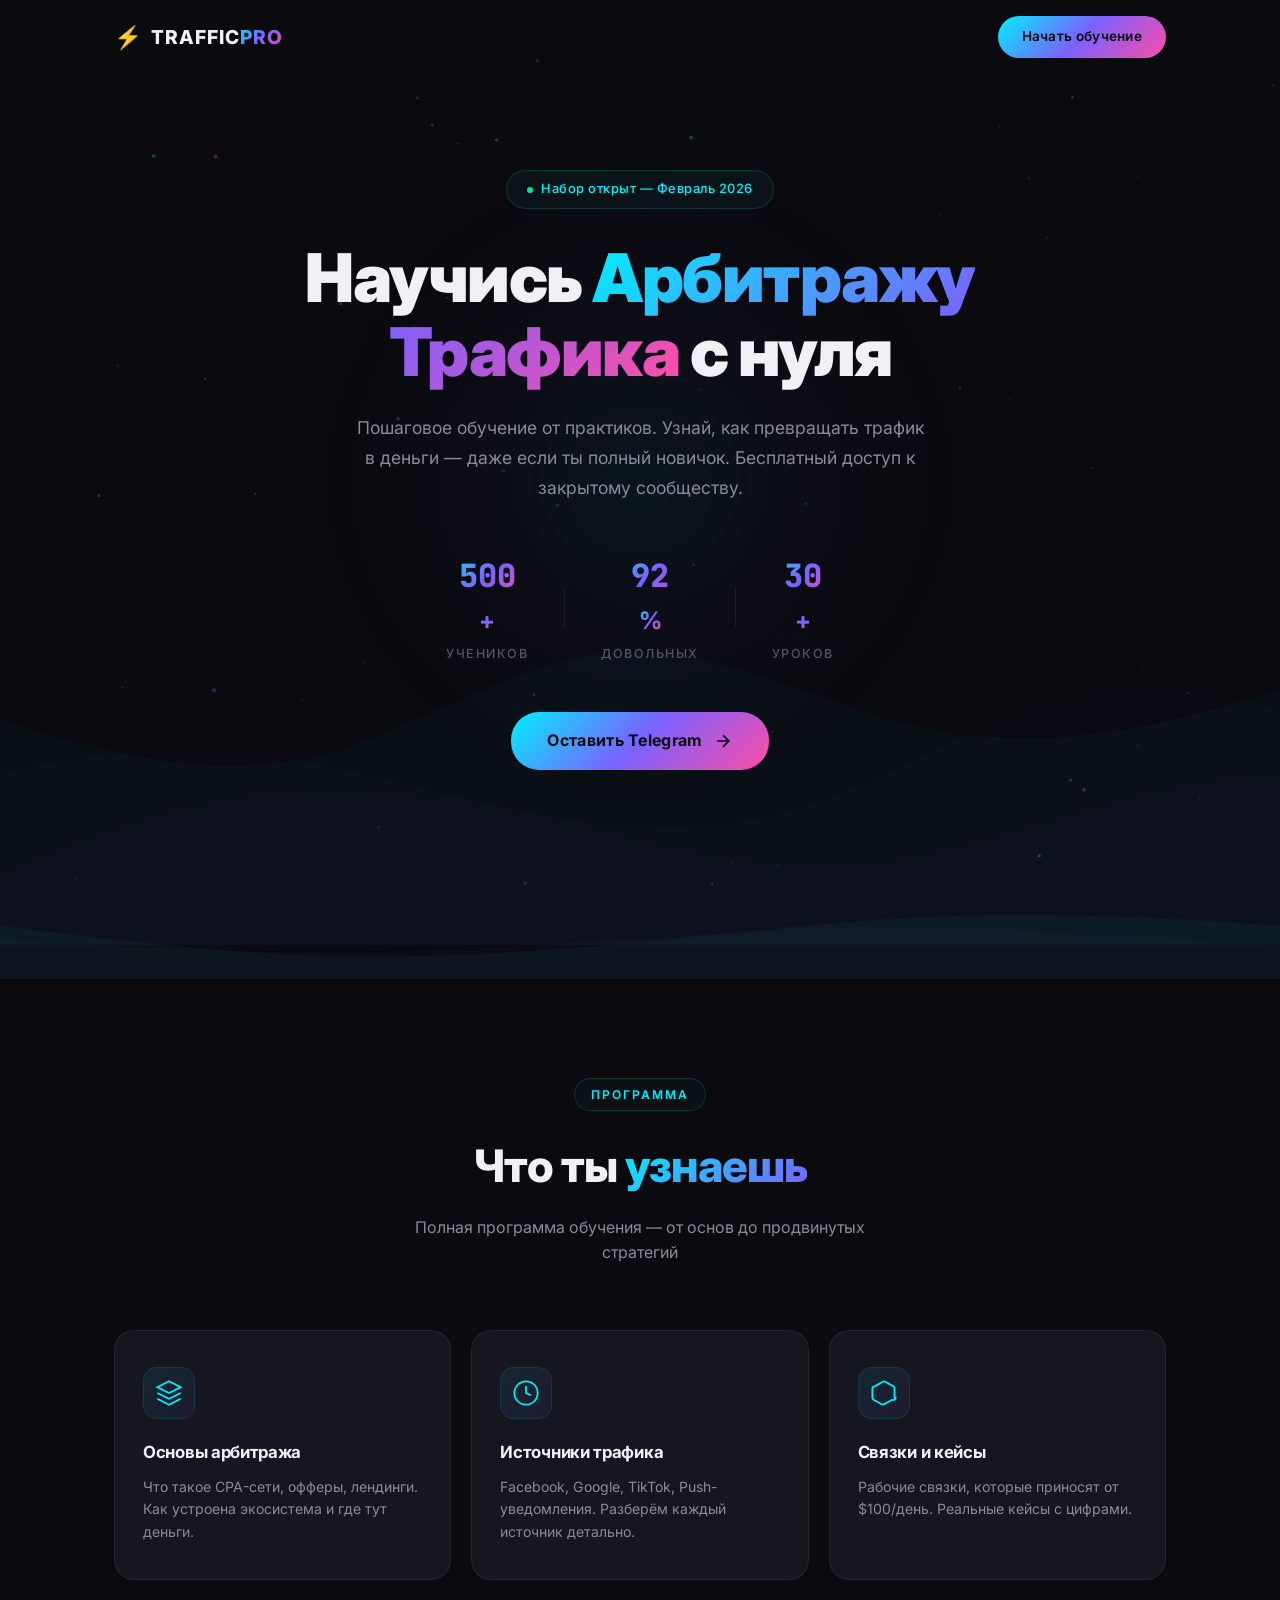
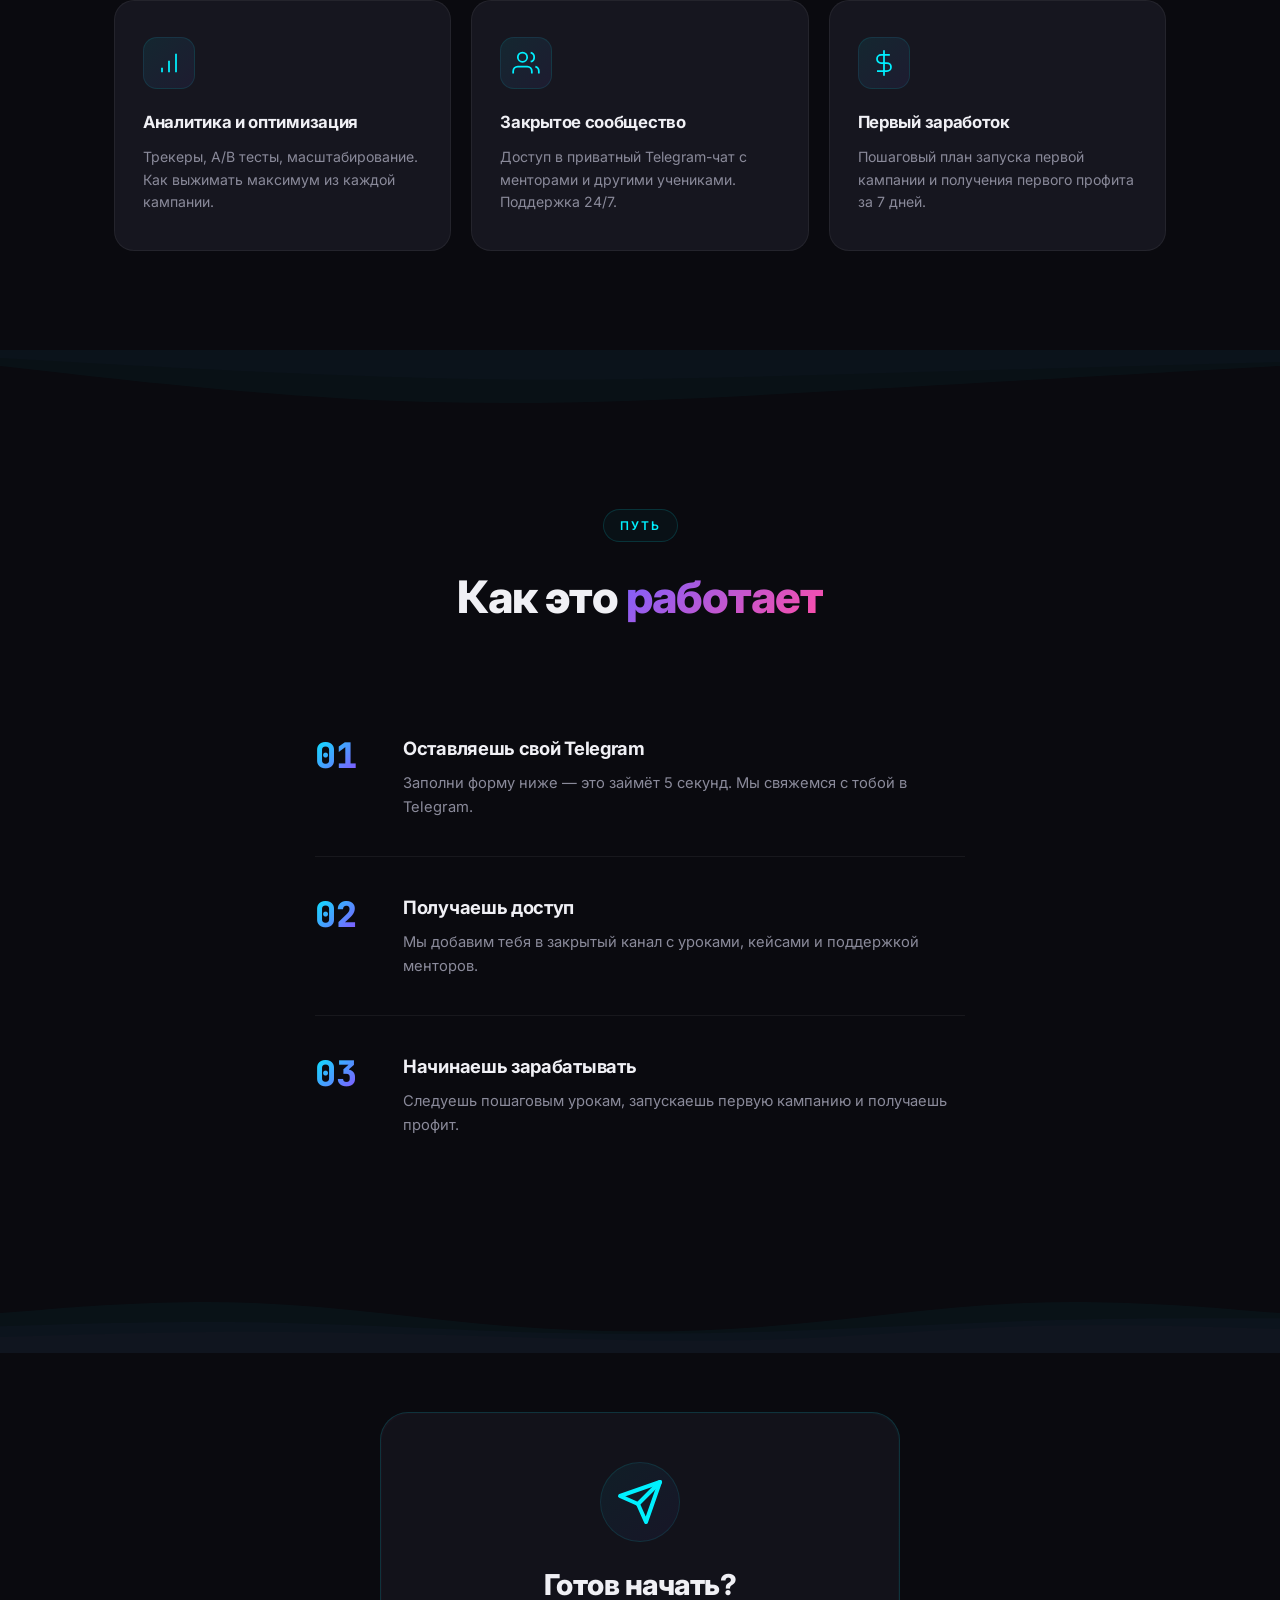
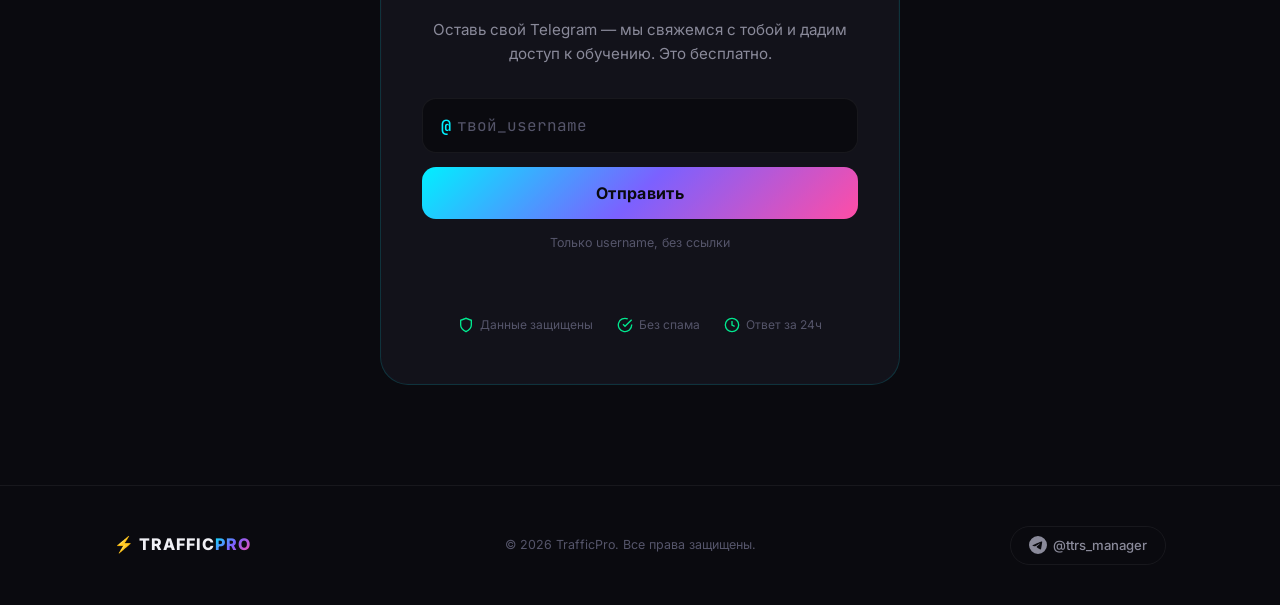
<file: index.html>
<!DOCTYPE html>
<html lang="ru">

<head>
    <meta charset="UTF-8">
    <meta name="viewport" content="width=device-width, initial-scale=1.0">
    <title>Арбитраж Трафика — Научись зарабатывать</title>
    <meta name="description"
        content="Бесплатное обучение арбитражу трафика. Оставь свой Telegram и получи доступ к закрытому сообществу.">
    <link rel="preconnect" href="https://fonts.googleapis.com">
    <link rel="preconnect" href="https://fonts.gstatic.com" crossorigin>
    <link
        href="https://fonts.googleapis.com/css2?family=Inter:wght@300;400;500;600;700;800;900&family=JetBrains+Mono:wght@400;700&display=swap"
        rel="stylesheet">
    <link rel="stylesheet" href="styles.css">
</head>

<body>
    <!-- Animated Background Particles -->
    <canvas id="particles-canvas"></canvas>

    <!-- Animated Wave Background (Hero) -->
    <div class="wave-bg wave-bg-hero">
        <svg class="wave wave-1" viewBox="0 0 1440 320" preserveAspectRatio="none">
            <path fill="rgba(0,240,255,0.03)"
                d="M0,160L48,170.7C96,181,192,203,288,186.7C384,171,480,117,576,112C672,107,768,149,864,165.3C960,181,1056,171,1152,149.3C1248,128,1344,96,1392,80L1440,64L1440,320L1392,320C1344,320,1248,320,1152,320C1056,320,960,320,864,320C768,320,672,320,576,320C480,320,384,320,288,320C192,320,96,320,48,320L0,320Z">
            </path>
        </svg>
        <svg class="wave wave-2" viewBox="0 0 1440 320" preserveAspectRatio="none">
            <path fill="rgba(123,97,255,0.025)"
                d="M0,224L48,213.3C96,203,192,181,288,181.3C384,181,480,203,576,218.7C672,235,768,245,864,224C960,203,1056,149,1152,138.7C1248,128,1344,160,1392,176L1440,192L1440,320L1392,320C1344,320,1248,320,1152,320C1056,320,960,320,864,320C768,320,672,320,576,320C480,320,384,320,288,320C192,320,96,320,48,320L0,320Z">
            </path>
        </svg>
        <svg class="wave wave-3" viewBox="0 0 1440 320" preserveAspectRatio="none">
            <path fill="rgba(255,77,166,0.015)"
                d="M0,288L48,272C96,256,192,224,288,213.3C384,203,480,213,576,229.3C672,245,768,267,864,261.3C960,256,1056,224,1152,208C1248,192,1344,192,1392,192L1440,192L1440,320L1392,320C1344,320,1248,320,1152,320C1056,320,960,320,864,320C768,320,672,320,576,320C480,320,384,320,288,320C192,320,96,320,48,320L0,320Z">
            </path>
        </svg>
    </div>

    <!-- Navigation -->
    <nav class="navbar" id="navbar">
        <div class="nav-container">
            <a href="#" class="nav-logo">
                <span class="logo-icon">⚡</span>
                <span class="logo-text">TRAFFIC<span class="accent">PRO</span></span>
            </a>
            <a href="#lead-form" class="nav-cta">Начать обучение</a>
        </div>
    </nav>

    <!-- Hero Section -->
    <section class="hero" id="hero">
        <div class="hero-content">
            <div class="hero-badge animate-on-scroll">
                <span class="badge-dot"></span>
                Набор открыт — Февраль 2026
            </div>
            <h1 class="hero-title animate-on-scroll">
                Научись <span class="gradient-text">Арбитражу</span><br>
                <span class="gradient-text-2">Трафика</span> с нуля
            </h1>
            <p class="hero-subtitle animate-on-scroll">
                Пошаговое обучение от практиков. Узнай, как превращать трафик в деньги —
                даже если ты полный новичок. Бесплатный доступ к закрытому сообществу.
            </p>
            <div class="hero-stats animate-on-scroll">
                <div class="stat-item">
                    <span class="stat-number" data-count="500">0</span><span class="stat-suffix">+</span>
                    <span class="stat-label">Учеников</span>
                </div>
                <div class="stat-divider"></div>
                <div class="stat-item">
                    <span class="stat-number" data-count="92">0</span><span class="stat-suffix">%</span>
                    <span class="stat-label">Довольных</span>
                </div>
                <div class="stat-divider"></div>
                <div class="stat-item">
                    <span class="stat-number" data-count="30">0</span><span class="stat-suffix">+</span>
                    <span class="stat-label">Уроков</span>
                </div>
            </div>
            <a href="#lead-form" class="hero-cta animate-on-scroll">
                <span>Оставить Telegram</span>
                <svg width="20" height="20" viewBox="0 0 24 24" fill="none" stroke="currentColor" stroke-width="2">
                    <path d="M5 12h14M12 5l7 7-7 7" />
                </svg>
            </a>
        </div>
        <div class="hero-glow"></div>
    </section>

    <!-- Wave Divider: Hero → Features -->
    <div class="wave-divider">
        <svg viewBox="0 0 1440 120" preserveAspectRatio="none">
            <path fill="rgba(0,240,255,0.04)"
                d="M0,40L60,50C120,60,240,80,360,85C480,90,600,80,720,65C840,50,960,30,1080,25C1200,20,1320,30,1380,35L1440,40L1440,120L0,120Z" />
            <path fill="rgba(123,97,255,0.03)"
                d="M0,60L60,65C120,70,240,80,360,80C480,80,600,70,720,60C840,50,960,40,1080,45C1200,50,1320,60,1380,65L1440,70L1440,120L0,120Z" />
        </svg>
    </div>

    <!-- What You'll Learn Section -->
    <section class="features" id="features">
        <div class="container">
            <div class="section-header animate-on-scroll">
                <span class="section-tag">Программа</span>
                <h2 class="section-title">Что ты <span class="gradient-text">узнаешь</span></h2>
                <p class="section-desc">Полная программа обучения — от основ до продвинутых стратегий</p>
            </div>
            <div class="features-grid">
                <div class="feature-card animate-on-scroll" data-delay="0">
                    <div class="feature-icon">
                        <svg width="28" height="28" viewBox="0 0 24 24" fill="none" stroke="currentColor"
                            stroke-width="1.5">
                            <path d="M12 2L2 7l10 5 10-5-10-5zM2 17l10 5 10-5M2 12l10 5 10-5" />
                        </svg>
                    </div>
                    <h3>Основы арбитража</h3>
                    <p>Что такое CPA-сети, офферы, лендинги. Как устроена экосистема и где тут деньги.</p>
                </div>
                <div class="feature-card animate-on-scroll" data-delay="100">
                    <div class="feature-icon">
                        <svg width="28" height="28" viewBox="0 0 24 24" fill="none" stroke="currentColor"
                            stroke-width="1.5">
                            <circle cx="12" cy="12" r="10" />
                            <path d="M12 6v6l4 2" />
                        </svg>
                    </div>
                    <h3>Источники трафика</h3>
                    <p>Facebook, Google, TikTok, Push-уведомления. Разберём каждый источник детально.</p>
                </div>
                <div class="feature-card animate-on-scroll" data-delay="200">
                    <div class="feature-icon">
                        <svg width="28" height="28" viewBox="0 0 24 24" fill="none" stroke="currentColor"
                            stroke-width="1.5">
                            <path
                                d="M21 16V8a2 2 0 00-1-1.73l-7-4a2 2 0 00-2 0l-7 4A2 2 0 002 8v8a2 2 0 001 1.73l7 4a2 2 0 002 0l7-4A2 2 0 0022 16z" />
                        </svg>
                    </div>
                    <h3>Связки и кейсы</h3>
                    <p>Рабочие связки, которые приносят от $100/день. Реальные кейсы с цифрами.</p>
                </div>
                <div class="feature-card animate-on-scroll" data-delay="300">
                    <div class="feature-icon">
                        <svg width="28" height="28" viewBox="0 0 24 24" fill="none" stroke="currentColor"
                            stroke-width="1.5">
                            <path d="M12 20V10M18 20V4M6 20v-4" />
                        </svg>
                    </div>
                    <h3>Аналитика и оптимизация</h3>
                    <p>Трекеры, A/B тесты, масштабирование. Как выжимать максимум из каждой кампании.</p>
                </div>
                <div class="feature-card animate-on-scroll" data-delay="400">
                    <div class="feature-icon">
                        <svg width="28" height="28" viewBox="0 0 24 24" fill="none" stroke="currentColor"
                            stroke-width="1.5">
                            <path d="M17 21v-2a4 4 0 00-4-4H5a4 4 0 00-4 4v2" />
                            <circle cx="9" cy="7" r="4" />
                            <path d="M23 21v-2a4 4 0 00-3-3.87M16 3.13a4 4 0 010 7.75" />
                        </svg>
                    </div>
                    <h3>Закрытое сообщество</h3>
                    <p>Доступ в приватный Telegram-чат с менторами и другими учениками. Поддержка 24/7.</p>
                </div>
                <div class="feature-card animate-on-scroll" data-delay="500">
                    <div class="feature-icon">
                        <svg width="28" height="28" viewBox="0 0 24 24" fill="none" stroke="currentColor"
                            stroke-width="1.5">
                            <path d="M12 1v22M17 5H9.5a3.5 3.5 0 000 7h5a3.5 3.5 0 010 7H6" />
                        </svg>
                    </div>
                    <h3>Первый заработок</h3>
                    <p>Пошаговый план запуска первой кампании и получения первого профита за 7 дней.</p>
                </div>
            </div>
        </div>
    </section>

    <!-- Wave Divider: Features → Steps -->
    <div class="wave-divider wave-divider-flip">
        <svg viewBox="0 0 1440 100" preserveAspectRatio="none">
            <path fill="rgba(0,240,255,0.03)"
                d="M0,80L80,70C160,60,320,40,480,35C640,30,800,40,960,50C1120,60,1280,70,1360,75L1440,80L1440,100L0,100Z" />
            <path fill="rgba(123,97,255,0.02)"
                d="M0,90L80,85C160,80,320,70,480,65C640,60,800,65,960,70C1120,75,1280,80,1360,82.5L1440,85L1440,100L0,100Z" />
        </svg>
    </div>

    <!-- How It Works Section -->
    <section class="steps" id="steps">
        <div class="container">
            <div class="section-header animate-on-scroll">
                <span class="section-tag">Путь</span>
                <h2 class="section-title">Как это <span class="gradient-text-2">работает</span></h2>
            </div>
            <div class="steps-timeline">
                <div class="step-item animate-on-scroll" data-delay="0">
                    <div class="step-number">01</div>
                    <div class="step-content">
                        <h3>Оставляешь свой Telegram</h3>
                        <p>Заполни форму ниже — это займёт 5 секунд. Мы свяжемся с тобой в Telegram.</p>
                    </div>
                </div>
                <div class="step-item animate-on-scroll" data-delay="150">
                    <div class="step-number">02</div>
                    <div class="step-content">
                        <h3>Получаешь доступ</h3>
                        <p>Мы добавим тебя в закрытый канал с уроками, кейсами и поддержкой менторов.</p>
                    </div>
                </div>
                <div class="step-item animate-on-scroll" data-delay="300">
                    <div class="step-number">03</div>
                    <div class="step-content">
                        <h3>Начинаешь зарабатывать</h3>
                        <p>Следуешь пошаговым урокам, запускаешь первую кампанию и получаешь профит.</p>
                    </div>
                </div>
            </div>
        </div>
    </section>

    <!-- Wave Divider: Steps → Lead Form -->
    <div class="wave-divider">
        <svg viewBox="0 0 1440 120" preserveAspectRatio="none">
            <path fill="rgba(0,240,255,0.035)"
                d="M0,60L48,55C96,50,192,40,288,45C384,50,480,70,576,80C672,90,768,90,864,80C960,70,1056,50,1152,45C1248,40,1344,50,1392,55L1440,60L1440,120L0,120Z" />
            <path fill="rgba(123,97,255,0.025)"
                d="M0,80L48,78C96,76,192,72,288,74C384,76,480,84,576,88C672,92,768,92,864,88C960,84,1056,76,1152,72C1248,68,1344,68,1392,68L1440,68L1440,120L0,120Z" />
            <path fill="rgba(255,77,166,0.015)"
                d="M0,96L48,94C96,92,192,88,288,88C384,88,480,92,576,96C672,100,768,104,864,100C960,96,1056,84,1152,80C1248,76,1344,80,1392,82L1440,84L1440,120L0,120Z" />
        </svg>
    </div>

    <!-- Lead Form Section -->
    <section class="lead-section" id="lead-form">
        <div class="container">
            <div class="lead-card animate-on-scroll">
                <div class="lead-card-glow"></div>
                <div class="lead-card-content">
                    <div class="lead-icon">
                        <svg width="48" height="48" viewBox="0 0 24 24" fill="none">
                            <path d="M22 2L11 13" stroke="url(#tg-grad)" stroke-width="2" stroke-linecap="round"
                                stroke-linejoin="round" />
                            <path d="M22 2L15 22L11 13L2 9L22 2Z" stroke="url(#tg-grad)" stroke-width="2"
                                stroke-linecap="round" stroke-linejoin="round" />
                            <defs>
                                <linearGradient id="tg-grad" x1="2" y1="2" x2="22" y2="22">
                                    <stop stop-color="#00F0FF" />
                                    <stop offset="1" stop-color="#7B61FF" />
                                </linearGradient>
                            </defs>
                        </svg>
                    </div>
                    <h2 class="lead-title">Готов начать?</h2>
                    <p class="lead-desc">Оставь свой Telegram — мы свяжемся с тобой и дадим доступ к обучению. Это
                        бесплатно.</p>

                    <form id="telegram-form" class="lead-form" autocomplete="off">
                        <div class="input-wrapper" id="input-wrapper">
                            <span class="input-prefix">@</span>
                            <input type="text" id="telegram-input" name="telegram" placeholder="твой_username" required
                                minlength="3" maxlength="32" pattern="[a-zA-Z0-9_]+">
                            <div class="input-glow"></div>
                        </div>
                        <button type="submit" class="submit-btn" id="submit-btn">
                            <span class="btn-text">Отправить</span>
                            <span class="btn-loader" id="btn-loader"></span>
                            <span class="btn-success" id="btn-success">
                                <svg width="22" height="22" viewBox="0 0 24 24" fill="none" stroke="currentColor"
                                    stroke-width="3">
                                    <polyline points="20 6 9 17 4 12" />
                                </svg>
                            </span>
                        </button>
                        <p class="form-hint">Только username, без ссылки</p>
                        <p class="form-error" id="form-error"></p>
                    </form>

                    <div class="lead-success" id="lead-success">
                        <div class="success-icon">✓</div>
                        <h3>Отлично! 🎉</h3>
                        <p>Мы получили твой Telegram. Скоро напишем тебе — жди сообщение!</p>
                    </div>

                    <div class="trust-badges">
                        <div class="trust-item">
                            <svg width="16" height="16" viewBox="0 0 24 24" fill="none" stroke="currentColor"
                                stroke-width="2">
                                <path d="M12 22s8-4 8-10V5l-8-3-8 3v7c0 6 8 10 8 10z" />
                            </svg>
                            <span>Данные защищены</span>
                        </div>
                        <div class="trust-item">
                            <svg width="16" height="16" viewBox="0 0 24 24" fill="none" stroke="currentColor"
                                stroke-width="2">
                                <path d="M22 11.08V12a10 10 0 11-5.93-9.14" />
                                <polyline points="22 4 12 14.01 9 11.01" />
                            </svg>
                            <span>Без спама</span>
                        </div>
                        <div class="trust-item">
                            <svg width="16" height="16" viewBox="0 0 24 24" fill="none" stroke="currentColor"
                                stroke-width="2">
                                <circle cx="12" cy="12" r="10" />
                                <path d="M12 6v6l4 2" />
                            </svg>
                            <span>Ответ за 24ч</span>
                        </div>
                    </div>
                </div>
            </div>
        </div>
    </section>

    <!-- Footer -->
    <footer class="footer">
        <div class="container">
            <div class="footer-content">
                <span class="footer-logo">⚡ TRAFFIC<span class="accent">PRO</span></span>
                <p class="footer-copy">© 2026 TrafficPro. Все права защищены.</p>
                <a href="https://t.me/ttrs_manager" target="_blank" class="footer-tg">
                    <svg width="18" height="18" viewBox="0 0 24 24" fill="currentColor">
                        <path
                            d="M11.944 0A12 12 0 0 0 0 12a12 12 0 0 0 12 12 12 12 0 0 0 12-12A12 12 0 0 0 12 0a12 12 0 0 0-.056 0zm4.962 7.224c.1-.002.321.023.465.14a.506.506 0 0 1 .171.325c.016.093.036.306.02.472-.18 1.898-.962 6.502-1.36 8.627-.168.9-.499 1.201-.82 1.23-.696.065-1.225-.46-1.9-.902-1.056-.693-1.653-1.124-2.678-1.8-1.185-.78-.417-1.21.258-1.91.177-.184 3.247-2.977 3.307-3.23.007-.032.014-.15-.056-.212s-.174-.041-.249-.024c-.106.024-1.793 1.14-5.061 3.345-.479.33-.913.49-1.302.48-.428-.008-1.252-.241-1.865-.44-.752-.245-1.349-.374-1.297-.789.027-.216.325-.437.893-.663 3.498-1.524 5.83-2.529 6.998-3.014 3.332-1.386 4.025-1.627 4.476-1.635z" />
                    </svg>
                    @ttrs_manager
                </a>
            </div>
        </div>
    </footer>

    <script src="script.js"></script>
</body>

</html>
</file>
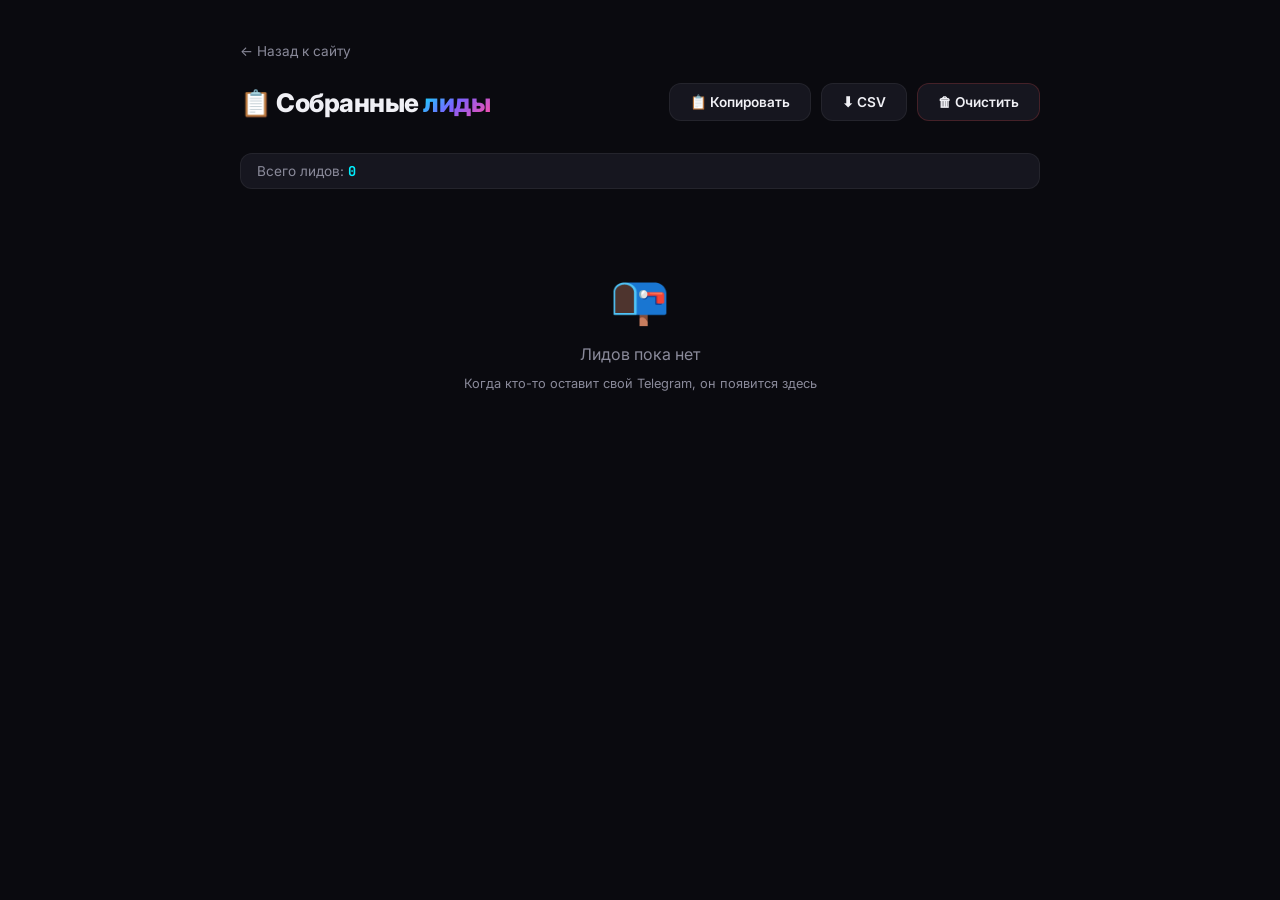
<file: admin.html>
<!DOCTYPE html>
<html lang="ru">

<head>
    <meta charset="UTF-8">
    <meta name="viewport" content="width=device-width, initial-scale=1.0">
    <title>Admin — Собранные лиды</title>
    <link rel="preconnect" href="https://fonts.googleapis.com">
    <link rel="preconnect" href="https://fonts.gstatic.com" crossorigin>
    <link
        href="https://fonts.googleapis.com/css2?family=Inter:wght@400;600;700;800&family=JetBrains+Mono:wght@400;700&display=swap"
        rel="stylesheet">
    <style>
        :root {
            --bg: #0a0a0f;
            --bg2: #12121a;
            --card: #16161f;
            --border: rgba(255, 255, 255, 0.06);
            --text: #f0f0f5;
            --muted: #8a8a9a;
            --cyan: #00f0ff;
            --purple: #7b61ff;
            --green: #00e88f;
            --red: #ff4d4d;
            --gradient: linear-gradient(135deg, #00f0ff, #7b61ff, #ff4da6);
        }

        * {
            margin: 0;
            padding: 0;
            box-sizing: border-box;
        }

        body {
            font-family: 'Inter', sans-serif;
            background: var(--bg);
            color: var(--text);
            min-height: 100vh;
            padding: 40px 24px;
        }

        .container {
            max-width: 800px;
            margin: 0 auto;
        }

        .header {
            display: flex;
            align-items: center;
            justify-content: space-between;
            margin-bottom: 32px;
            flex-wrap: wrap;
            gap: 16px;
        }

        h1 {
            font-size: 1.6rem;
            font-weight: 800;
            letter-spacing: -0.5px;
        }

        h1 span {
            background: var(--gradient);
            -webkit-background-clip: text;
            -webkit-text-fill-color: transparent;
            background-clip: text;
        }

        .actions {
            display: flex;
            gap: 10px;
            flex-wrap: wrap;
        }

        .btn {
            padding: 10px 20px;
            border-radius: 12px;
            border: 1px solid var(--border);
            background: var(--card);
            color: var(--text);
            font-size: 0.85rem;
            font-weight: 600;
            font-family: 'Inter', sans-serif;
            cursor: pointer;
            transition: 0.2s;
        }

        .btn:hover {
            border-color: var(--cyan);
            color: var(--cyan);
        }

        .btn-danger {
            border-color: rgba(255, 77, 77, 0.2);
        }

        .btn-danger:hover {
            border-color: var(--red);
            color: var(--red);
        }

        .count-badge {
            font-size: 0.85rem;
            color: var(--muted);
            padding: 8px 16px;
            border-radius: 12px;
            border: 1px solid var(--border);
            background: var(--card);
        }

        .count-badge strong {
            color: var(--cyan);
            font-family: 'JetBrains Mono', monospace;
        }

        table {
            width: 100%;
            border-collapse: collapse;
            margin-top: 16px;
        }

        th {
            text-align: left;
            padding: 14px 16px;
            font-size: 0.75rem;
            text-transform: uppercase;
            letter-spacing: 1.5px;
            color: var(--muted);
            border-bottom: 1px solid var(--border);
        }

        td {
            padding: 14px 16px;
            font-size: 0.9rem;
            border-bottom: 1px solid var(--border);
        }

        tr:hover td {
            background: rgba(0, 240, 255, 0.02);
        }

        .username {
            font-family: 'JetBrains Mono', monospace;
            color: var(--cyan);
            font-weight: 600;
        }

        .timestamp {
            color: var(--muted);
            font-size: 0.82rem;
        }

        .empty-state {
            text-align: center;
            padding: 80px 20px;
            color: var(--muted);
        }

        .empty-state .icon {
            font-size: 3rem;
            margin-bottom: 16px;
        }

        .empty-state p {
            font-size: 1rem;
            margin-bottom: 8px;
        }

        .empty-state small {
            font-size: 0.8rem;
        }

        .back-link {
            display: inline-flex;
            align-items: center;
            gap: 6px;
            color: var(--muted);
            font-size: 0.85rem;
            text-decoration: none;
            margin-bottom: 24px;
            transition: 0.2s;
        }

        .back-link:hover {
            color: var(--cyan);
        }

        @media (max-width: 640px) {
            body {
                padding: 24px 16px;
            }

            h1 {
                font-size: 1.3rem;
            }

            th,
            td {
                padding: 10px 12px;
            }
        }
    </style>
</head>

<body>
    <div class="container">
        <a href="index.html" class="back-link">← Назад к сайту</a>
        <div class="header">
            <h1>📋 Собранные <span>лиды</span></h1>
            <div class="actions">
                <button class="btn" id="export-btn" title="Скопировать все лиды">📋 Копировать</button>
                <button class="btn" id="download-btn" title="Скачать CSV">⬇ CSV</button>
                <button class="btn btn-danger" id="clear-btn" title="Удалить все">🗑 Очистить</button>
            </div>
        </div>
        <div class="count-badge">Всего лидов: <strong id="total-count">0</strong></div>
        <div id="leads-container"></div>
    </div>

    <script>
        const container = document.getElementById('leads-container');
        const totalCount = document.getElementById('total-count');

        function getLeads() {
            try {
                return JSON.parse(localStorage.getItem('trafficpro_leads') || '[]');
            } catch { return []; }
        }

        function render() {
            const leads = getLeads();
            totalCount.textContent = leads.length;

            if (leads.length === 0) {
                container.innerHTML = `
                    <div class="empty-state">
                        <div class="icon">📭</div>
                        <p>Лидов пока нет</p>
                        <small>Когда кто-то оставит свой Telegram, он появится здесь</small>
                    </div>`;
                return;
            }

            // Reverse: newest first
            const sorted = [...leads].reverse();
            let html = `<table>
                <thead><tr><th>#</th><th>Telegram</th><th>Дата</th></tr></thead>
                <tbody>`;
            sorted.forEach((lead, idx) => {
                const date = new Date(lead.timestamp);
                const formatted = date.toLocaleString('ru-RU', {
                    day: '2-digit', month: '2-digit', year: 'numeric',
                    hour: '2-digit', minute: '2-digit'
                });
                html += `<tr>
                    <td>${leads.length - idx}</td>
                    <td class="username">${lead.username}</td>
                    <td class="timestamp">${formatted}</td>
                </tr>`;
            });
            html += '</tbody></table>';
            container.innerHTML = html;
        }

        // Export to clipboard
        document.getElementById('export-btn').addEventListener('click', () => {
            const leads = getLeads();
            const text = leads.map(l => l.username).join('\n');
            navigator.clipboard.writeText(text).then(() => {
                const btn = document.getElementById('export-btn');
                btn.textContent = '✅ Скопировано!';
                setTimeout(() => btn.textContent = '📋 Копировать', 2000);
            });
        });

        // Download CSV
        document.getElementById('download-btn').addEventListener('click', () => {
            const leads = getLeads();
            let csv = 'Username,Date,UserAgent\n';
            leads.forEach(l => {
                csv += `"${l.username}","${l.timestamp}","${(l.userAgent || '').replace(/"/g, '""')}"\n`;
            });
            const blob = new Blob([csv], { type: 'text/csv;charset=utf-8;' });
            const url = URL.createObjectURL(blob);
            const a = document.createElement('a');
            a.href = url;
            a.download = `leads_${new Date().toISOString().slice(0, 10)}.csv`;
            a.click();
            URL.revokeObjectURL(url);
        });

        // Clear all
        document.getElementById('clear-btn').addEventListener('click', () => {
            if (confirm('Точно удалить все лиды? Это действие нельзя отменить.')) {
                localStorage.removeItem('trafficpro_leads');
                render();
            }
        });

        render();
    </script>
</body>

</html>
</file>
<file: styles.css>
/* ============================================
   TRAFFIC PRO — Lead Gen Landing Page Styles
   ============================================ */

/* ---------- CSS Variables ---------- */
:root {
    --bg-primary: #0a0a0f;
    --bg-secondary: #12121a;
    --bg-card: #16161f;
    --bg-card-hover: #1c1c28;
    --border-subtle: rgba(255, 255, 255, 0.06);
    --border-glow: rgba(0, 240, 255, 0.15);

    --text-primary: #f0f0f5;
    --text-secondary: #8a8a9a;
    --text-muted: #55556a;

    --accent-cyan: #00f0ff;
    --accent-purple: #7b61ff;
    --accent-green: #00e88f;
    --accent-pink: #ff4da6;

    --gradient-main: linear-gradient(135deg, #00f0ff 0%, #7b61ff 50%, #ff4da6 100%);
    --gradient-alt: linear-gradient(135deg, #7b61ff 0%, #00f0ff 100%);
    --gradient-card: linear-gradient(145deg, rgba(0, 240, 255, 0.05), rgba(123, 97, 255, 0.05));

    --font-main: 'Inter', -apple-system, BlinkMacSystemFont, sans-serif;
    --font-mono: 'JetBrains Mono', monospace;

    --radius-sm: 8px;
    --radius-md: 14px;
    --radius-lg: 20px;
    --radius-xl: 28px;

    --shadow-glow: 0 0 60px rgba(0, 240, 255, 0.08), 0 0 120px rgba(123, 97, 255, 0.05);
    --shadow-card: 0 4px 24px rgba(0, 0, 0, 0.3);

    --transition-fast: 0.2s cubic-bezier(0.4, 0, 0.2, 1);
    --transition-smooth: 0.4s cubic-bezier(0.4, 0, 0.2, 1);
    --transition-spring: 0.5s cubic-bezier(0.34, 1.56, 0.64, 1);
}

/* ---------- Reset & Base ---------- */
*,
*::before,
*::after {
    margin: 0;
    padding: 0;
    box-sizing: border-box;
}

html {
    scroll-behavior: smooth;
    font-size: 16px;
    -webkit-font-smoothing: antialiased;
    -moz-osx-font-smoothing: grayscale;
}

body {
    font-family: var(--font-main);
    background-color: var(--bg-primary);
    color: var(--text-primary);
    line-height: 1.6;
    overflow-x: hidden;
    min-height: 100vh;
}

a {
    text-decoration: none;
    color: inherit;
}

/* ---------- Canvas Background ---------- */
#particles-canvas {
    position: fixed;
    top: 0;
    left: 0;
    width: 100%;
    height: 100%;
    z-index: 0;
    pointer-events: none;
}

/* ---------- Animated Wave Background ---------- */
.wave-bg {
    position: absolute;
    bottom: 0;
    left: 0;
    width: 100%;
    height: 60%;
    z-index: 0;
    pointer-events: none;
    overflow: hidden;
}

.wave-bg-hero {
    position: absolute;
    bottom: -5%;
    left: 0;
    width: 100%;
    height: 50%;
    z-index: 0;
}

.wave-bg .wave {
    position: absolute;
    bottom: 0;
    left: 0;
    width: 120%;
    height: 100%;
    min-height: 200px;
}

.wave-bg .wave-1 {
    animation: wave-drift-1 18s ease-in-out infinite alternate;
    opacity: 0.9;
}

.wave-bg .wave-2 {
    animation: wave-drift-2 22s ease-in-out infinite alternate;
    opacity: 0.8;
    left: -10%;
}

.wave-bg .wave-3 {
    animation: wave-drift-3 26s ease-in-out infinite alternate;
    opacity: 0.7;
    left: -5%;
}

@keyframes wave-drift-1 {
    0% {
        transform: translateX(0) translateY(0);
    }

    50% {
        transform: translateX(-3%) translateY(-8px);
    }

    100% {
        transform: translateX(-6%) translateY(0);
    }
}

@keyframes wave-drift-2 {
    0% {
        transform: translateX(0) translateY(0);
    }

    50% {
        transform: translateX(4%) translateY(6px);
    }

    100% {
        transform: translateX(2%) translateY(-4px);
    }
}

@keyframes wave-drift-3 {
    0% {
        transform: translateX(0) translateY(0);
    }

    50% {
        transform: translateX(-2%) translateY(10px);
    }

    100% {
        transform: translateX(3%) translateY(4px);
    }
}

/* ---------- Wave Dividers ---------- */
.wave-divider {
    position: relative;
    z-index: 1;
    width: 100%;
    height: 80px;
    margin-top: -1px;
    margin-bottom: -1px;
    overflow: hidden;
    line-height: 0;
}

.wave-divider svg {
    width: 100%;
    height: 100%;
    display: block;
    animation: wave-divider-float 8s ease-in-out infinite alternate;
}

.wave-divider-flip svg {
    transform: scaleY(-1);
    animation: wave-divider-float-flip 10s ease-in-out infinite alternate;
}

@keyframes wave-divider-float {
    0% {
        transform: translateX(0);
    }

    100% {
        transform: translateX(-2%);
    }
}

@keyframes wave-divider-float-flip {
    0% {
        transform: scaleY(-1) translateX(0);
    }

    100% {
        transform: scaleY(-1) translateX(2%);
    }
}

/* ---------- Container ---------- */
.container {
    max-width: 1100px;
    margin: 0 auto;
    padding: 0 24px;
}

/* ---------- Navbar ---------- */
.navbar {
    position: fixed;
    top: 0;
    left: 0;
    width: 100%;
    z-index: 100;
    padding: 16px 0;
    transition: var(--transition-smooth);
    backdrop-filter: blur(0px);
}

.navbar.scrolled {
    padding: 10px 0;
    background: rgba(10, 10, 15, 0.8);
    backdrop-filter: blur(20px);
    border-bottom: 1px solid var(--border-subtle);
}

.nav-container {
    max-width: 1100px;
    margin: 0 auto;
    padding: 0 24px;
    display: flex;
    align-items: center;
    justify-content: space-between;
}

.nav-logo {
    display: flex;
    align-items: center;
    gap: 8px;
    font-weight: 800;
    font-size: 1.2rem;
    letter-spacing: 1px;
}

.logo-icon {
    font-size: 1.4rem;
}

.accent {
    background: var(--gradient-main);
    -webkit-background-clip: text;
    -webkit-text-fill-color: transparent;
    background-clip: text;
}

.nav-cta {
    padding: 10px 24px;
    border-radius: var(--radius-xl);
    font-size: 0.85rem;
    font-weight: 600;
    background: var(--gradient-main);
    color: #0a0a0f;
    transition: var(--transition-fast);
    letter-spacing: 0.3px;
}

.nav-cta:hover {
    transform: translateY(-1px);
    box-shadow: 0 4px 20px rgba(0, 240, 255, 0.25);
}

/* ---------- Hero ---------- */
.hero {
    position: relative;
    z-index: 1;
    min-height: 100vh;
    display: flex;
    align-items: center;
    justify-content: center;
    text-align: center;
    padding: 120px 24px 80px;
}

.hero-content {
    max-width: 750px;
    position: relative;
    z-index: 2;
}

.hero-badge {
    display: inline-flex;
    align-items: center;
    gap: 8px;
    padding: 8px 20px;
    border-radius: var(--radius-xl);
    border: 1px solid var(--border-glow);
    font-size: 0.8rem;
    font-weight: 500;
    color: var(--accent-cyan);
    background: rgba(0, 240, 255, 0.04);
    margin-bottom: 32px;
    letter-spacing: 0.5px;
}

.badge-dot {
    width: 6px;
    height: 6px;
    border-radius: 50%;
    background: var(--accent-green);
    animation: pulse-dot 2s ease-in-out infinite;
}

@keyframes pulse-dot {

    0%,
    100% {
        opacity: 1;
        transform: scale(1);
    }

    50% {
        opacity: 0.5;
        transform: scale(0.8);
    }
}

.hero-title {
    font-size: clamp(2.5rem, 6vw, 4.2rem);
    font-weight: 900;
    line-height: 1.1;
    letter-spacing: -1.5px;
    margin-bottom: 24px;
}

.gradient-text {
    background: linear-gradient(135deg, #00f0ff, #7b61ff);
    -webkit-background-clip: text;
    -webkit-text-fill-color: transparent;
    background-clip: text;
}

.gradient-text-2 {
    background: linear-gradient(135deg, #7b61ff, #ff4da6);
    -webkit-background-clip: text;
    -webkit-text-fill-color: transparent;
    background-clip: text;
}

.hero-subtitle {
    font-size: 1.1rem;
    color: var(--text-secondary);
    max-width: 580px;
    margin: 0 auto 48px;
    line-height: 1.7;
    font-weight: 400;
}

.hero-stats {
    display: flex;
    align-items: center;
    justify-content: center;
    gap: 36px;
    margin-bottom: 48px;
}

.stat-item {
    text-align: center;
}

.stat-number {
    display: block;
    font-size: 2rem;
    font-weight: 800;
    font-family: var(--font-mono);
    background: var(--gradient-main);
    -webkit-background-clip: text;
    -webkit-text-fill-color: transparent;
    background-clip: text;
}

.stat-suffix {
    font-size: 1.5rem;
    font-weight: 700;
    background: var(--gradient-main);
    -webkit-background-clip: text;
    -webkit-text-fill-color: transparent;
    background-clip: text;
}

.stat-label {
    display: block;
    font-size: 0.78rem;
    color: var(--text-muted);
    text-transform: uppercase;
    letter-spacing: 1.5px;
    margin-top: 4px;
    font-weight: 500;
}

.stat-divider {
    width: 1px;
    height: 40px;
    background: var(--border-subtle);
}

.hero-cta {
    display: inline-flex;
    align-items: center;
    gap: 10px;
    padding: 16px 36px;
    border-radius: var(--radius-xl);
    font-size: 1rem;
    font-weight: 700;
    background: var(--gradient-main);
    color: #0a0a0f;
    transition: var(--transition-fast);
    letter-spacing: 0.3px;
}

.hero-cta:hover {
    transform: translateY(-2px);
    box-shadow: 0 8px 32px rgba(0, 240, 255, 0.3);
}

.hero-glow {
    position: absolute;
    top: 20%;
    left: 50%;
    transform: translateX(-50%);
    width: 600px;
    height: 600px;
    border-radius: 50%;
    background: radial-gradient(circle, rgba(0, 240, 255, 0.06) 0%, rgba(123, 97, 255, 0.03) 40%, transparent 70%);
    pointer-events: none;
    z-index: 0;
    filter: blur(40px);
}

/* ---------- Features Section ---------- */
.features {
    position: relative;
    z-index: 1;
    padding: 100px 0;
}

.section-header {
    text-align: center;
    margin-bottom: 64px;
}

.section-tag {
    display: inline-block;
    padding: 6px 16px;
    border-radius: var(--radius-xl);
    border: 1px solid var(--border-glow);
    font-size: 0.75rem;
    font-weight: 600;
    color: var(--accent-cyan);
    text-transform: uppercase;
    letter-spacing: 2px;
    margin-bottom: 20px;
    background: rgba(0, 240, 255, 0.03);
}

.section-title {
    font-size: clamp(1.8rem, 4vw, 2.8rem);
    font-weight: 800;
    letter-spacing: -1px;
    margin-bottom: 12px;
}

.section-desc {
    color: var(--text-secondary);
    font-size: 1rem;
    max-width: 480px;
    margin: 0 auto;
}

.features-grid {
    display: grid;
    grid-template-columns: repeat(3, 1fr);
    gap: 20px;
}

.feature-card {
    position: relative;
    padding: 36px 28px;
    border-radius: var(--radius-lg);
    border: 1px solid var(--border-subtle);
    background: var(--bg-card);
    transition: var(--transition-smooth);
    overflow: hidden;
}

.feature-card::before {
    content: '';
    position: absolute;
    top: 0;
    left: 0;
    right: 0;
    height: 1px;
    background: var(--gradient-main);
    opacity: 0;
    transition: var(--transition-smooth);
}

.feature-card:hover {
    border-color: var(--border-glow);
    background: var(--bg-card-hover);
    transform: translateY(-4px);
    box-shadow: var(--shadow-glow);
}

.feature-card:hover::before {
    opacity: 1;
}

.feature-icon {
    width: 52px;
    height: 52px;
    border-radius: var(--radius-md);
    display: flex;
    align-items: center;
    justify-content: center;
    margin-bottom: 20px;
    background: linear-gradient(135deg, rgba(0, 240, 255, 0.08), rgba(123, 97, 255, 0.08));
    border: 1px solid rgba(0, 240, 255, 0.1);
    color: var(--accent-cyan);
}

.feature-card h3 {
    font-size: 1.05rem;
    font-weight: 700;
    margin-bottom: 10px;
    letter-spacing: -0.3px;
}

.feature-card p {
    font-size: 0.88rem;
    color: var(--text-secondary);
    line-height: 1.6;
}

/* ---------- Steps Section ---------- */
.steps {
    position: relative;
    z-index: 1;
    padding: 80px 0 100px;
}

.steps-timeline {
    max-width: 650px;
    margin: 0 auto;
    display: flex;
    flex-direction: column;
    gap: 0;
}

.step-item {
    display: flex;
    gap: 28px;
    padding: 36px 0;
    border-bottom: 1px solid var(--border-subtle);
    transition: var(--transition-smooth);
}

.step-item:last-child {
    border-bottom: none;
}

.step-number {
    font-size: 2.2rem;
    font-weight: 900;
    font-family: var(--font-mono);
    background: var(--gradient-main);
    -webkit-background-clip: text;
    -webkit-text-fill-color: transparent;
    background-clip: text;
    flex-shrink: 0;
    width: 60px;
    line-height: 1;
    padding-top: 4px;
}

.step-content h3 {
    font-size: 1.15rem;
    font-weight: 700;
    margin-bottom: 8px;
    letter-spacing: -0.3px;
}

.step-content p {
    font-size: 0.92rem;
    color: var(--text-secondary);
    line-height: 1.65;
}

/* ---------- Lead Form Section ---------- */
.lead-section {
    position: relative;
    z-index: 1;
    padding: 60px 0 100px;
}

.lead-card {
    position: relative;
    max-width: 520px;
    margin: 0 auto;
    border-radius: var(--radius-xl);
    border: 1px solid var(--border-glow);
    background: var(--bg-secondary);
    overflow: hidden;
}

.lead-card-glow {
    position: absolute;
    top: -50%;
    left: -50%;
    width: 200%;
    height: 200%;
    background: conic-gradient(from 0deg at 50% 50%,
            transparent 0deg,
            rgba(0, 240, 255, 0.03) 60deg,
            transparent 120deg,
            rgba(123, 97, 255, 0.03) 180deg,
            transparent 240deg,
            rgba(255, 77, 166, 0.03) 300deg,
            transparent 360deg);
    animation: rotate-glow 12s linear infinite;
    pointer-events: none;
}

@keyframes rotate-glow {
    from {
        transform: rotate(0deg);
    }

    to {
        transform: rotate(360deg);
    }
}

.lead-card-content {
    position: relative;
    z-index: 2;
    padding: 48px 40px;
    text-align: center;
    background: var(--bg-secondary);
    margin: 1px;
    border-radius: var(--radius-xl);
}

.lead-icon {
    margin-bottom: 20px;
    display: inline-flex;
    align-items: center;
    justify-content: center;
    width: 80px;
    height: 80px;
    border-radius: 50%;
    background: linear-gradient(135deg, rgba(0, 240, 255, 0.06), rgba(123, 97, 255, 0.06));
    border: 1px solid rgba(0, 240, 255, 0.1);
}

.lead-title {
    font-size: 1.8rem;
    font-weight: 800;
    margin-bottom: 10px;
    letter-spacing: -0.5px;
}

.lead-desc {
    font-size: 0.95rem;
    color: var(--text-secondary);
    margin-bottom: 32px;
    line-height: 1.6;
}

.lead-form {
    display: flex;
    flex-direction: column;
    gap: 14px;
    align-items: center;
}

.input-wrapper {
    position: relative;
    width: 100%;
    display: flex;
    align-items: center;
    border-radius: var(--radius-md);
    border: 1.5px solid var(--border-subtle);
    background: var(--bg-primary);
    transition: var(--transition-smooth);
    overflow: hidden;
}

.input-wrapper:focus-within {
    border-color: var(--accent-cyan);
    box-shadow: 0 0 0 3px rgba(0, 240, 255, 0.08), 0 0 30px rgba(0, 240, 255, 0.06);
}

.input-wrapper.error {
    border-color: #ff4d4d;
    box-shadow: 0 0 0 3px rgba(255, 77, 77, 0.08);
}

.input-wrapper.success {
    border-color: var(--accent-green);
    box-shadow: 0 0 0 3px rgba(0, 232, 143, 0.08);
}

.input-prefix {
    padding-left: 18px;
    font-size: 1.05rem;
    font-weight: 600;
    color: var(--accent-cyan);
    font-family: var(--font-mono);
    pointer-events: none;
    user-select: none;
}

.input-wrapper input {
    flex: 1;
    padding: 16px 18px 16px 6px;
    background: transparent;
    border: none;
    outline: none;
    font-size: 1rem;
    font-family: var(--font-mono);
    color: var(--text-primary);
    font-weight: 500;
}

.input-wrapper input::placeholder {
    color: var(--text-muted);
    font-weight: 400;
}

.input-glow {
    position: absolute;
    bottom: 0;
    left: 0;
    width: 0;
    height: 2px;
    background: var(--gradient-main);
    transition: var(--transition-smooth);
}

.input-wrapper:focus-within .input-glow {
    width: 100%;
}

.submit-btn {
    width: 100%;
    padding: 16px;
    border-radius: var(--radius-md);
    border: none;
    font-size: 1rem;
    font-weight: 700;
    font-family: var(--font-main);
    cursor: pointer;
    background: var(--gradient-main);
    color: #0a0a0f;
    transition: var(--transition-fast);
    position: relative;
    overflow: hidden;
    letter-spacing: 0.3px;
}

.submit-btn:hover {
    transform: translateY(-1px);
    box-shadow: 0 4px 24px rgba(0, 240, 255, 0.25);
}

.submit-btn:active {
    transform: translateY(0);
}

.submit-btn .btn-text {
    transition: var(--transition-fast);
}

.submit-btn.loading .btn-text {
    opacity: 0;
}

.submit-btn.success-state .btn-text {
    opacity: 0;
}

.btn-loader {
    position: absolute;
    top: 50%;
    left: 50%;
    transform: translate(-50%, -50%);
    width: 22px;
    height: 22px;
    border: 2.5px solid transparent;
    border-top-color: #0a0a0f;
    border-radius: 50%;
    opacity: 0;
    transition: var(--transition-fast);
}

.submit-btn.loading .btn-loader {
    opacity: 1;
    animation: spin 0.7s linear infinite;
}

@keyframes spin {
    to {
        transform: translate(-50%, -50%) rotate(360deg);
    }
}

.btn-success {
    position: absolute;
    top: 50%;
    left: 50%;
    transform: translate(-50%, -50%);
    opacity: 0;
    transition: var(--transition-fast);
}

.submit-btn.success-state .btn-success {
    opacity: 1;
}

.form-hint {
    font-size: 0.78rem;
    color: var(--text-muted);
}

.form-error {
    font-size: 0.82rem;
    color: #ff4d4d;
    min-height: 20px;
    transition: var(--transition-fast);
}

.lead-success {
    display: none;
    text-align: center;
    padding-top: 8px;
}

.lead-success.visible {
    display: block;
    animation: fadeInUp 0.5s ease forwards;
}

.success-icon {
    width: 64px;
    height: 64px;
    border-radius: 50%;
    display: inline-flex;
    align-items: center;
    justify-content: center;
    font-size: 1.5rem;
    font-weight: bold;
    background: linear-gradient(135deg, var(--accent-green), var(--accent-cyan));
    color: #0a0a0f;
    margin-bottom: 16px;
    animation: scaleIn 0.4s var(--transition-spring);
}

@keyframes scaleIn {
    from {
        transform: scale(0);
    }

    to {
        transform: scale(1);
    }
}

.lead-success h3 {
    font-size: 1.4rem;
    font-weight: 700;
    margin-bottom: 8px;
}

.lead-success p {
    font-size: 0.92rem;
    color: var(--text-secondary);
    line-height: 1.6;
}

/* Trust Badges */
.trust-badges {
    display: flex;
    justify-content: center;
    gap: 24px;
    margin-top: 28px;
    flex-wrap: wrap;
}

.trust-item {
    display: flex;
    align-items: center;
    gap: 6px;
    font-size: 0.75rem;
    color: var(--text-muted);
}

.trust-item svg {
    color: var(--accent-green);
    flex-shrink: 0;
}

/* ---------- Footer ---------- */
.footer {
    position: relative;
    z-index: 1;
    padding: 40px 0;
    border-top: 1px solid var(--border-subtle);
}

.footer-content {
    display: flex;
    align-items: center;
    justify-content: space-between;
    flex-wrap: wrap;
    gap: 16px;
}

.footer-logo {
    font-weight: 800;
    font-size: 1rem;
    letter-spacing: 1px;
}

.footer-copy {
    font-size: 0.78rem;
    color: var(--text-muted);
}

.footer-tg {
    display: inline-flex;
    align-items: center;
    gap: 6px;
    padding: 8px 18px;
    border-radius: var(--radius-xl);
    border: 1px solid var(--border-subtle);
    font-size: 0.82rem;
    font-weight: 500;
    color: var(--text-secondary);
    transition: var(--transition-fast);
}

.footer-tg:hover {
    border-color: var(--accent-cyan);
    color: var(--accent-cyan);
}

/* ---------- Animations ---------- */
.animate-on-scroll {
    opacity: 0;
    transform: translateY(24px);
    transition: opacity 0.6s ease, transform 0.6s ease;
}

.animate-on-scroll.visible {
    opacity: 1;
    transform: translateY(0);
}

@keyframes fadeInUp {
    from {
        opacity: 0;
        transform: translateY(16px);
    }

    to {
        opacity: 1;
        transform: translateY(0);
    }
}

/* ---------- Responsive ---------- */
@media (max-width: 900px) {
    .features-grid {
        grid-template-columns: repeat(2, 1fr);
    }
}

@media (max-width: 640px) {
    .hero {
        padding: 100px 20px 60px;
    }

    .hero-title {
        font-size: 2.2rem;
        letter-spacing: -1px;
    }

    .hero-subtitle {
        font-size: 0.95rem;
    }

    .hero-stats {
        gap: 20px;
    }

    .stat-number {
        font-size: 1.5rem;
    }

    .features-grid {
        grid-template-columns: 1fr;
    }

    .feature-card {
        padding: 28px 22px;
    }

    .lead-card-content {
        padding: 36px 24px;
    }

    .steps-timeline {
        padding: 0 4px;
    }

    .step-item {
        gap: 18px;
    }

    .step-number {
        font-size: 1.6rem;
        width: 45px;
    }

    .footer-content {
        flex-direction: column;
        text-align: center;
    }

    .trust-badges {
        gap: 16px;
    }

    .nav-cta {
        padding: 8px 18px;
        font-size: 0.8rem;
    }
}
</file>
